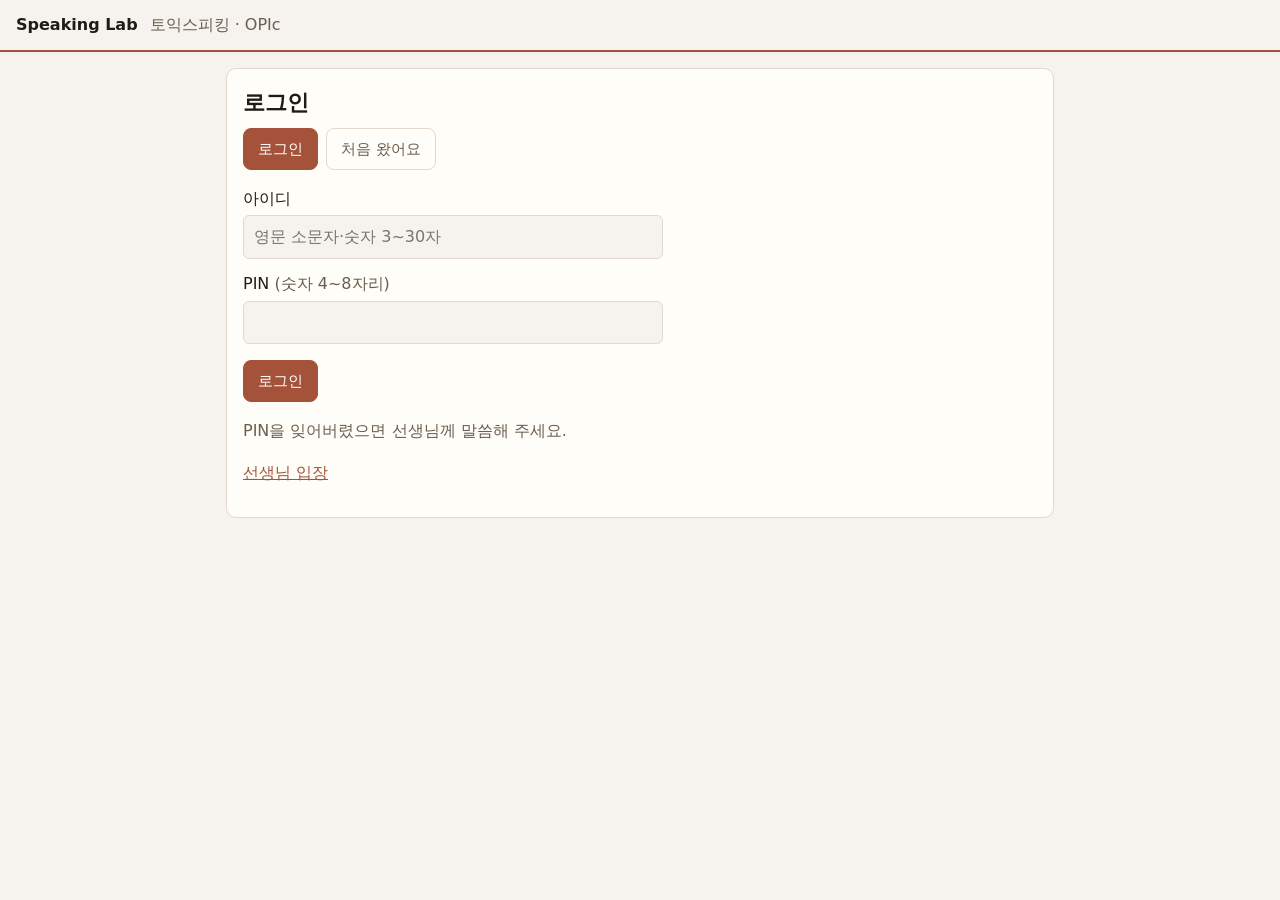
<file: app/index.html>
<!doctype html>
<html lang="ko">
<head>
<meta charset="utf-8">
<meta name="viewport" content="width=device-width,initial-scale=1">
<meta name="robots" content="noindex, nofollow">
<title>Speaking Lab</title>
<link rel="stylesheet" href="css/app.css">
</head>
<body>
<header class="top"><a href="#/" class="brand">Speaking Lab</a><span class="muted">토익스피킹 · OPIc</span><a href="#/settings" id="nav-settings" class="navlink" hidden>설정</a></header>
<main id="app"><p class="muted">불러오는 중…</p></main>
<script type="module" src="js/main.js"></script>
</body>
</html>
</file>
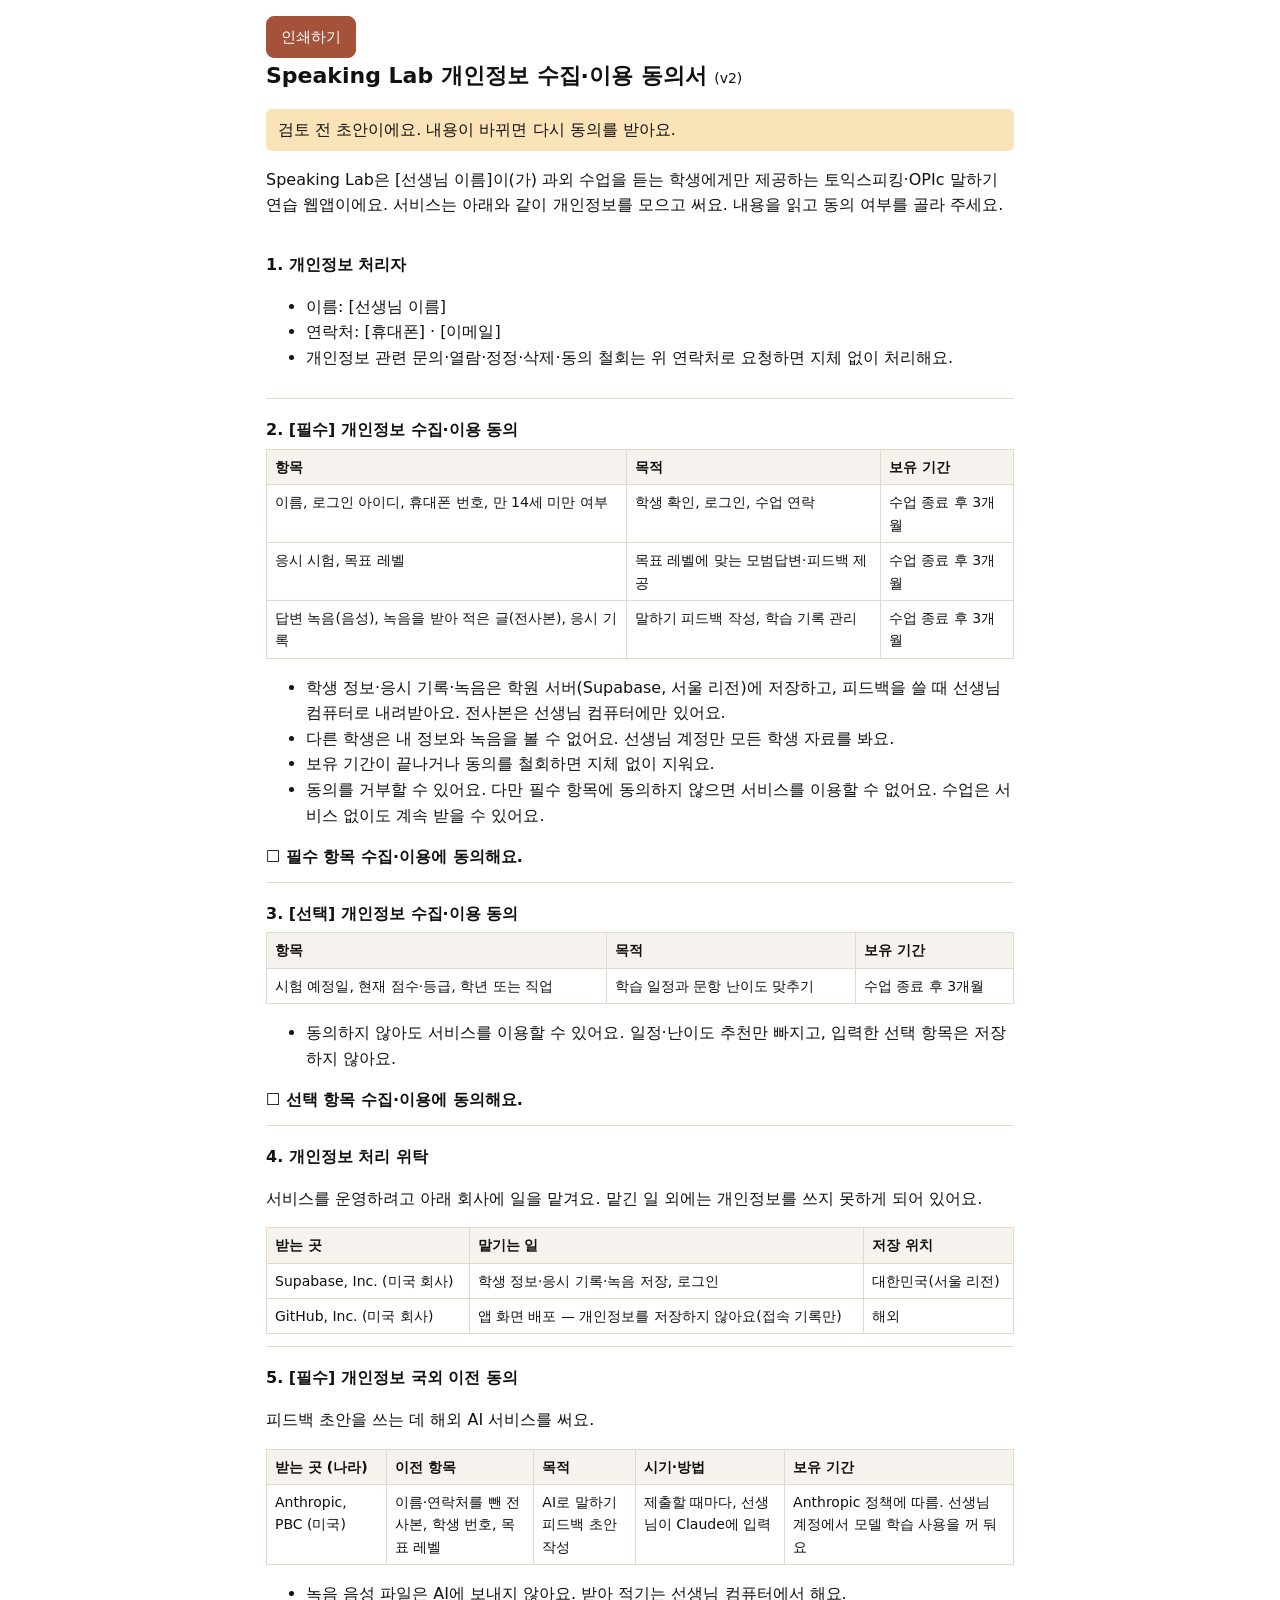
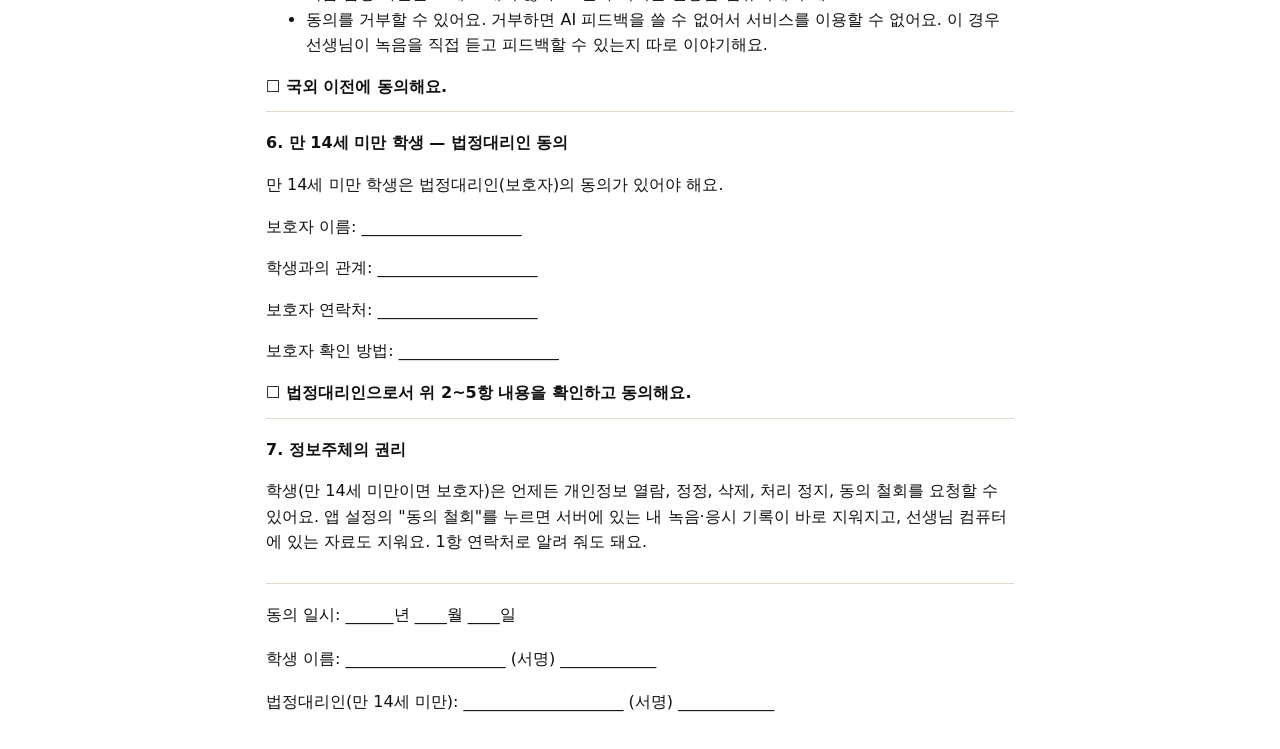
<file: app/consent.html>
<!doctype html>
<html lang="ko">
<head>
<meta charset="utf-8">
<meta name="viewport" content="width=device-width,initial-scale=1">
<meta name="robots" content="noindex, nofollow">
<title>개인정보 동의서 · Speaking Lab</title>
<link rel="stylesheet" href="css/app.css">
</head>
<body class="print">
<main id="doc"><p class="muted">불러오는 중…</p></main>
<script type="module">
  // 인쇄용 동의서: 앱 동의 화면과 같은 data/consent.json으로 그려요. 서명란이 있어요.
  import { consentHTML } from './js/onboarding.js';
  const doc = document.getElementById('doc');
  try {
    const c = await (await fetch('data/consent.json', { cache: 'no-cache' })).json();
    doc.innerHTML = `
      <div class="btns noprint"><button class="btn primary" onclick="print()">인쇄하기</button></div>
      <h1>${c.title} <small>(v${c.consent_version})</small></h1>
      ${consentHTML(c, { under14: true, interactive: false })}
      <section class="sign">
        <p>동의 일시: ______년 ____월 ____일</p>
        <p>학생 이름: ____________________ (서명) ____________</p>
        <p>법정대리인(만 14세 미만): ____________________ (서명) ____________</p>
      </section>`;
  } catch (e) {
    doc.innerHTML = '<p class="err">동의서를 불러오지 못했어요.</p>';
  }
</script>
</body>
</html>
</file>
<file: app/css/app.css>
:root{--bg:#f6f3ee;--fg:#1f1b17;--muted:#6b5e50;--accent:#a4533a;--accent-fg:#fff;--card:#fffdf8;--line:#e2d9cc;--rec:#d23b2f;--mark:#fbe3b8}
[hidden]{display:none !important}
@media (prefers-color-scheme:dark){:root:not([data-theme="light"]){--bg:#171513;--fg:#efe9df;--muted:#a89a88;--accent:#e08a6a;--accent-fg:#1a1410;--card:#24211d;--line:#3a352f;--mark:#5a4527}}
:root[data-theme="dark"]{--bg:#171513;--fg:#efe9df;--muted:#a89a88;--accent:#e08a6a;--accent-fg:#1a1410;--card:#24211d;--line:#3a352f;--mark:#5a4527}
*{box-sizing:border-box}
body{margin:0;background:var(--bg);color:var(--fg);font:16px/1.6 system-ui,"Apple SD Gothic Neo","Noto Sans KR",sans-serif}
a{color:var(--accent)}
.top{display:flex;gap:12px;align-items:baseline;padding:12px 16px;border-bottom:2px solid var(--accent)}
.brand{font-weight:700;text-decoration:none;color:var(--fg)}
main{max-width:860px;margin:0 auto;padding:16px}
h1{font-size:22px;margin:0 0 8px}h1 small{font-size:14px;font-weight:400}h2{font-size:17px;margin:0 0 8px}h4{margin:14px 0 6px;font-size:14px;color:var(--muted)}
.muted{color:var(--muted)}.err{color:var(--rec)}
.panel,.card{background:var(--card);border:1px solid var(--line);border-radius:10px;padding:16px;margin:0 0 14px}
.row{display:flex;gap:10px;align-items:center;flex-wrap:wrap}
select{font:inherit;padding:6px 8px;border-radius:6px;border:1px solid var(--line);background:var(--bg);color:var(--fg)}
.list{display:grid;gap:10px}.li{display:flex;justify-content:space-between;gap:12px;align-items:center;flex-wrap:wrap;border-top:1px solid var(--line);padding-top:10px}
.btns{display:flex;gap:8px;flex-wrap:wrap}.right{margin-left:auto}
.btn{display:inline-block;font:inherit;font-size:15px;padding:8px 14px;border-radius:8px;border:1px solid var(--accent);background:transparent;color:var(--accent);text-decoration:none;cursor:pointer}
.btn.primary{background:var(--accent);color:var(--accent-fg)}.btn.ghost{border-color:var(--line);color:var(--muted)}
.btn.sm{font-size:13px;padding:4px 10px}.btn:disabled{opacity:.4;cursor:default}
.tag{font-size:12px;border:1px solid var(--line);border-radius:4px;padding:0 6px;color:var(--muted)}
.mic{display:flex;gap:12px;align-items:center;flex-wrap:wrap;margin:12px 0}
.meter{width:160px;height:10px;border-radius:5px;background:var(--line);overflow:hidden}.meter i{display:block;height:100%;width:0;background:var(--accent);transition:width .08s}
/* exam */
.exam{display:flex;flex-direction:column;gap:12px;min-height:calc(100vh - 110px)}
.exam-top{display:flex;justify-content:space-between;gap:8px;flex-wrap:wrap}
.exam-body{flex:1;background:var(--card);border:1px solid var(--line);border-radius:10px;padding:18px;overflow:auto}
.exam-bar{display:flex;gap:16px;align-items:center;position:sticky;bottom:0;background:var(--bg);padding:8px 0;flex-wrap:wrap}
.exam-bar>div:nth-child(2){flex:1 1 0;min-width:0}
.ring{position:relative;width:64px;height:64px}.ring svg{width:100%;height:100%;transform:rotate(-90deg)}
.ring circle{fill:none;stroke-width:8}.ring .bg{stroke:var(--line)}.ring .fg{stroke:var(--accent);transition:stroke-dashoffset .1s linear}
.ring span{position:absolute;inset:0;display:grid;place-items:center;font-weight:700;font-size:18px}
.phase{font-weight:700}.phase[data-kind="speak"]{color:var(--rec)}
.rec{color:var(--rec);font-size:14px;display:flex;flex-wrap:wrap;align-items:center;gap:4px 8px}.rec[hidden]{display:none}.rec .dot{animation:blink 1s infinite}@keyframes blink{50%{opacity:.35}}
.meter.sm{width:72px;height:8px}.rec .meter i{background:var(--rec)}.rec .quiet{display:none;flex-basis:100%;font-weight:700}.rec.silent .quiet{display:block}
.directions .en{font-size:18px}
.readtext{font-size:19px;line-height:1.8}.readtext.sm{font-size:15px}
.question{font-size:18px;font-weight:600}.context{font-style:italic}.context.sm{font-size:14px}
.photo{display:block;width:100%;max-width:640px;height:auto;margin:0 auto;border-radius:6px}.photo.sm{max-width:360px;margin:0}
.info h3{margin:0}.info table{width:100%;border-collapse:collapse;margin-top:8px;font-size:15px}
.info td{border-top:1px solid var(--line);padding:6px 8px;vertical-align:top}.info td:first-child{white-space:nowrap;width:1%}
/* result */
.card header{display:flex;gap:8px;align-items:baseline;margin-bottom:8px}
audio{width:100%;max-width:420px}
.model{border-left:3px solid var(--accent);padding:4px 0 4px 12px;margin:6px 0}
.model-head{display:flex;justify-content:space-between;align-items:center;gap:8px}
.pager{font-size:14px;color:var(--muted)}
mark{background:var(--mark);color:inherit;border-radius:3px;padding:0 2px}
.chips{display:flex;flex-wrap:wrap;gap:6px;margin:4px 0 8px}.chip{font-size:12px;border:1px solid var(--line);border-radius:999px;padding:1px 8px;color:var(--muted)}
.marks{line-height:2}.marks .p1{color:var(--accent)}.marks .p2{color:var(--rec);font-weight:700}
.tip{background:var(--bg);border-radius:8px;padding:8px 12px;font-size:14px}
.checks{list-style:none;padding:0;margin:0}.checks li{margin:4px 0}
.up{margin-top:6px}
@media (max-width:520px){.exam-bar .right{margin-left:0;width:100%}.readtext{font-size:17px}}
/* onboarding · settings · consent */
.navlink{margin-left:auto;text-decoration:none}
.onboard .step{color:var(--muted);font-size:13px;margin:0}
.facts li{margin:6px 0}
fieldset{border:1px solid var(--line);border-radius:8px;padding:12px;margin:0 0 14px}
legend{padding:0 6px;font-weight:700}
label{display:block;margin:0 0 12px}
label.inline{display:inline-flex;gap:6px;align-items:center;margin:4px 14px 4px 0}
.field{margin:0 0 12px}.field>span{display:block;margin-bottom:2px}
input:not([type=checkbox]):not([type=radio]),select{display:block;width:100%;max-width:420px;font:inherit;padding:8px 10px;border-radius:6px;border:1px solid var(--line);background:var(--bg);color:var(--fg);margin-top:4px}
.grid2{display:grid;grid-template-columns:repeat(auto-fit,minmax(200px,1fr));gap:0 14px}
.notice{background:var(--mark);border-radius:6px;padding:8px 12px}
.consent{border-top:1px solid var(--line);margin-top:8px}
.csec{border-bottom:1px solid var(--line);padding:6px 0 12px}.csec h3{font-size:16px;margin:12px 0 6px}
.tablewrap{overflow-x:auto}
.ctable{border-collapse:collapse;width:100%;font-size:14px;min-width:420px}
.ctable th,.ctable td{border:1px solid var(--line);padding:6px 8px;text-align:left;vertical-align:top}.ctable th{background:var(--bg)}
.ccheck{display:flex;gap:8px;align-items:flex-start;font-weight:600;margin:10px 0 0}.ccheck input{margin-top:5px}
.ccheck.all{border:1px solid var(--accent);border-radius:8px;padding:10px 12px}
.req{color:var(--rec)}.opt{color:var(--muted)}
.kv{display:grid;grid-template-columns:max-content 1fr;gap:6px 14px;margin:0 0 12px}.kv dt{color:var(--muted)}.kv dd{margin:0}
.danger{border-color:var(--rec)}.btn.warn{border-color:var(--rec);color:var(--rec)}
body.print{background:#fff;color:#111}body.print main{max-width:780px}
.sign p{margin:18px 0}
@media print{.noprint{display:none}.ctable{min-width:0}body{font-size:12px}}
@media (max-width:560px){
  .ctable{min-width:0}.ctable thead{display:none}
  .ctable tr{display:block;border:1px solid var(--line);border-radius:6px;margin:0 0 8px}
  .ctable td{display:grid;grid-template-columns:5.5em 1fr;gap:8px;border:0;border-bottom:1px solid var(--line)}
  .ctable td:last-child{border-bottom:0}
  .ctable td::before{content:attr(data-label);color:var(--muted);font-size:13px}
}
/* feedback */
.fbtag{color:var(--accent)}
.fb{background:var(--bg);border-radius:8px;padding:10px 12px;margin:8px 0}
.fb.overall{background:var(--card);border-left:4px solid var(--accent)}
.fb h4{margin:4px 0 6px;color:var(--fg)}
.lvchip{font-size:12px;font-weight:600;border:1px solid var(--accent);color:var(--accent);border-radius:999px;padding:0 8px;margin-left:4px}
.fb .good{margin:4px 0 8px;padding-left:20px}
.fix{border-top:1px dashed var(--line);padding:6px 0}
.fix .said{margin:0;color:var(--muted);text-decoration:line-through;text-decoration-color:var(--rec)}
.fix .better{margin:2px 0;font-weight:600}
.fix .why{margin:0;font-size:14px;color:var(--muted)}
.fb .next{margin:8px 0 0;font-size:14px}.tnote{margin:6px 0 0;font-size:14px}
/* opic */
label.sa{display:block;border:1px solid var(--line);border-radius:8px;padding:10px 12px;margin:0 0 8px;cursor:pointer}
label.sa:has(input:checked){border-color:var(--accent);background:var(--bg)}
.listen-only{font-size:20px;text-align:center;padding:40px 0;color:var(--muted)}
.tabs{display:flex;gap:8px;margin:0 0 16px}
.timer{min-width:150px;border:2px solid var(--fg);border-radius:6px;padding:6px 10px;text-align:center;background:var(--card)}
.timer .phase{font-size:12px;letter-spacing:.04em}.timer .tval{font:700 22px/1.2 ui-monospace,SFMono-Regular,Menlo,monospace;min-height:1.2em}
.checklist{padding-left:20px;line-height:1.6}.checklist li{margin:10px 0}.checklist .mic{margin:6px 0}
.listen-only{font-size:56px;text-align:center;padding:40px 0}
</file>
